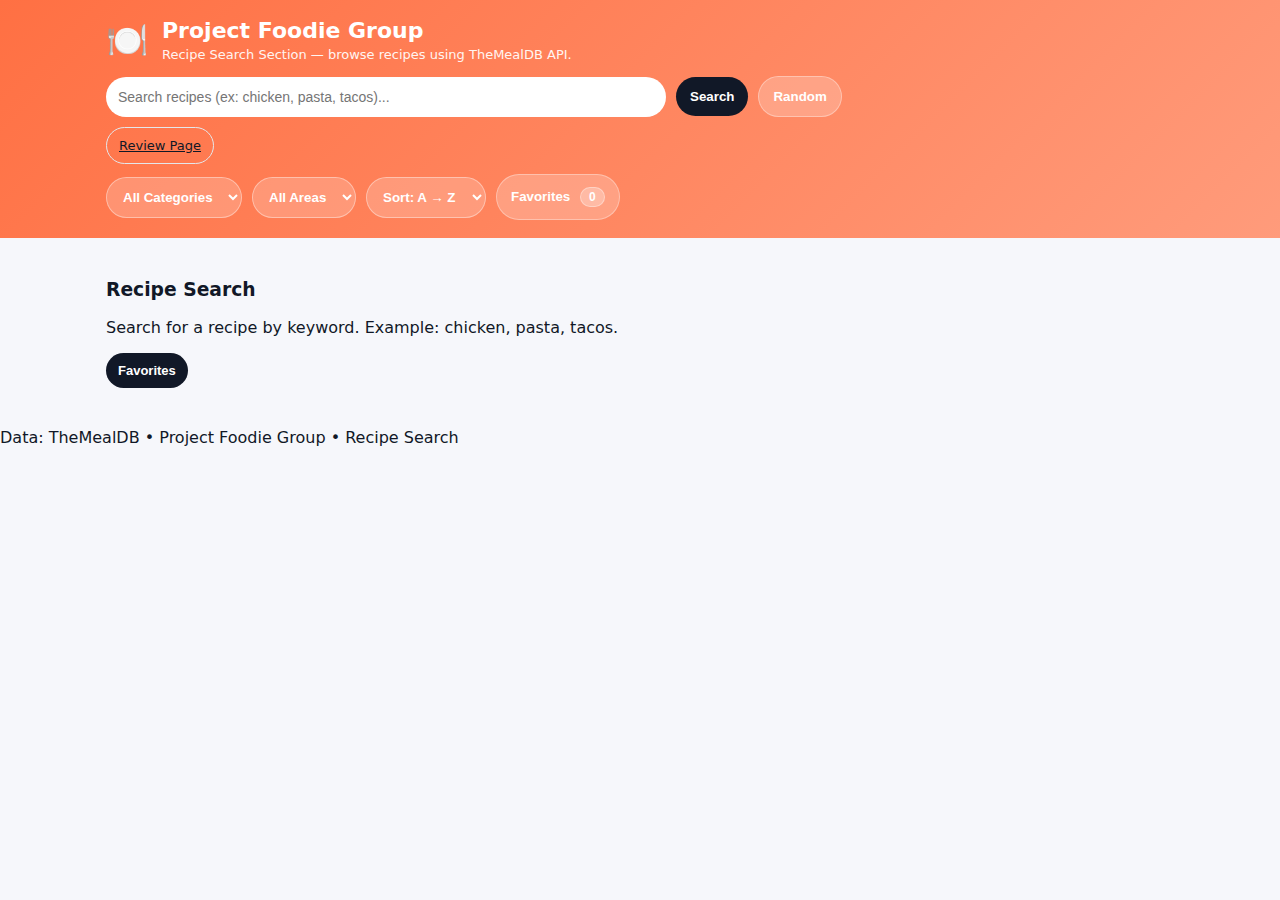
<file: index.html>
<!DOCTYPE html>
<html lang="en">
<head>
  <meta charset="UTF-8" />
  <meta name="viewport" content="width=device-width, initial-scale=1.0" />
  <title>Project Foodie Group — Recipe Search</title>
  <link rel="stylesheet" href="styles.css" />
</head>
<body>
  <header class="topbar">
    <div class="wrap headerWrap">
      <div class="brand">
        <div class="logo" aria-hidden="true">🍽️</div>
        <div class="brandText">
          <h1>Project Foodie Group</h1>
          <p class="sub">Recipe Search Section — browse recipes using TheMealDB API.</p>
        </div>
      </div>

      <div class="controls">
        <div class="row">
          <input type="text" id="searchInput"
            placeholder="Search recipes (ex: chicken, pasta, tacos)..."
            autocomplete="off" />
          <button id="searchBtn">Search</button>
          <button id="randomBtn" class="alt">Random</button>
        </div>

        <div class="row">
          <a href="src/review.html" class="smallBtn alt">Review Page</a>
        </div>

        <div class="row filters">
          <select id="categorySelect">
            <option value="">All Categories</option>
          </select>

          <select id="areaSelect">
            <option value="">All Areas</option>
          </select>

          <select id="sortSelect">
            <option value="az">Sort: A → Z</option>
            <option value="za">Sort: Z → A</option>
          </select>

          <button id="favoritesBtn" class="alt">
            Favorites <span id="favCount" class="badge">0</span>
          </button>
        </div>
      </div>
    </div>
  </header>

  <main class="wrap">
    <div id="toast" class="toast hidden"></div>

    <section id="toolbar" class="toolbar hidden">
      <button id="backBtn" class="ghost">← Back</button>
      <span id="contextTitle" class="contextTitle"></span>
    </section>

    <section id="content" class="content"></section>
  </main>

  <footer class="footer">
    <span>Data: TheMealDB</span>
    <span>•</span>
    <span>Project Foodie Group</span>
    <span>•</span>
    <span>Recipe Search</span>
  </footer>

  <script src="script.js"></script>
</body>
</html>
</file>
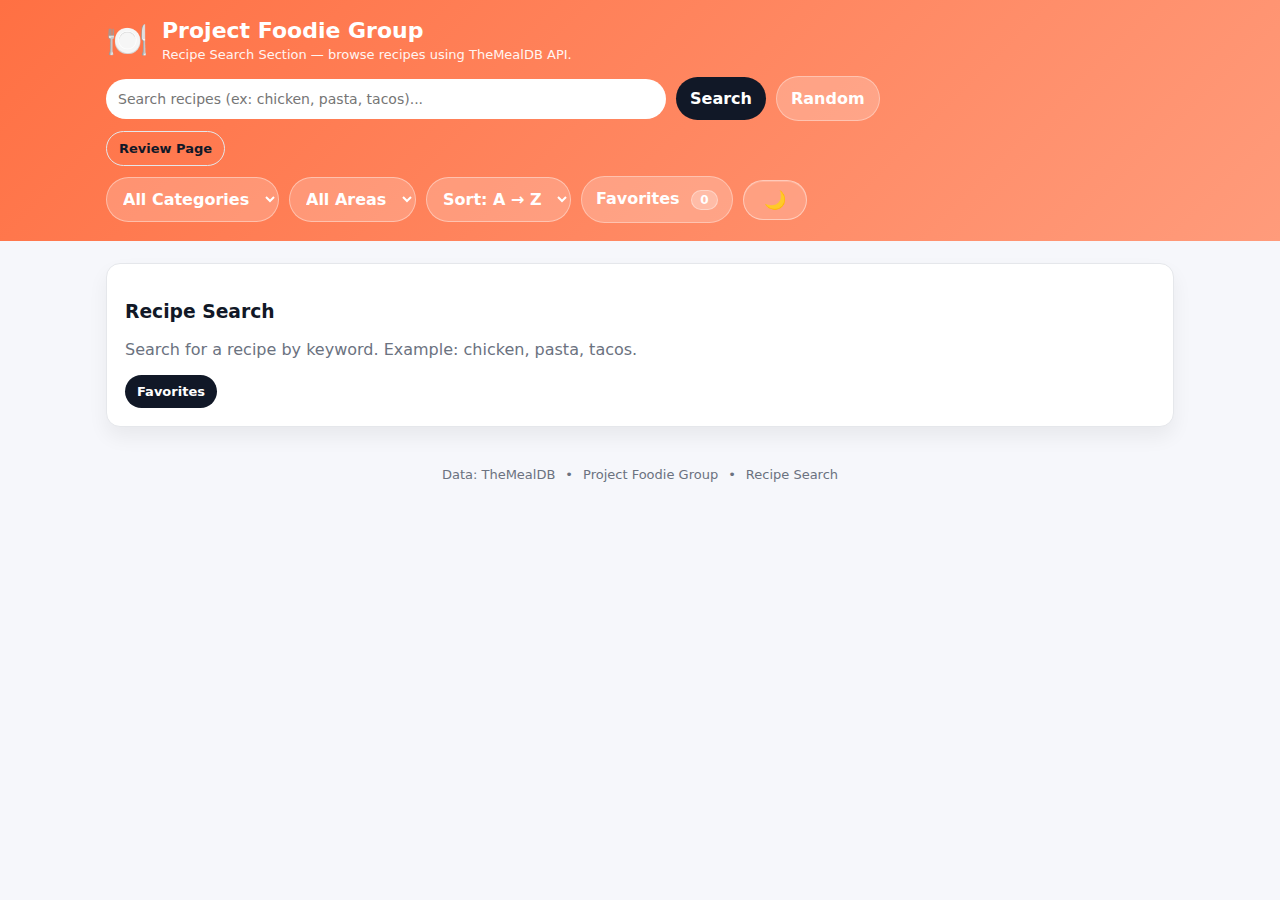
<file: src/public/index.html>
<!DOCTYPE html>
<html lang="en">
<head>
  <meta charset="UTF-8" />
  <meta name="viewport" content="width=device-width, initial-scale=1.0" />
  <title>Food Review & Recipe Lookup</title>
  <link rel="stylesheet" href="../public/css/styles.css" />
  <script src="../js/theme.js" defer></script>
  <script type="module" src="../js/script.js" ></script>
</head>
<body>
  <header class="topbar">
    <div class="wrap headerWrap">
      <div class="brand">
        <div class="logo" aria-hidden="true">🍽️</div>
        <div class="brandText">
          <h1>Project Foodie Group</h1>
          <p class="sub">Recipe Search Section — browse recipes using TheMealDB API.</p>
        </div>
      </div>

      <div class="controls">
        <div class="row">
          <input
            type="text"
            id="searchInput"
            placeholder="Search recipes (ex: chicken, pasta, tacos)..."
            autocomplete="off"
          />
          <button id="searchBtn">Search</button>
          <button id="randomBtn" class="alt">Random</button>
        </div>

        <div class="row">
          <a href="../public/reviews.html" class="smallBtn alt">Review Page</a>
        </div>

        <div class="row filters">
          <select id="categorySelect">
            <option value="">All Categories</option>
          </select>

          <select id="areaSelect">
            <option value="">All Areas</option>
          </select>

          <select id="sortSelect">
            <option value="az">Sort: A → Z</option>
            <option value="za">Sort: Z → A</option>
          </select>

          <button id="favoritesBtn" class="alt">
            Favorites <span id="favCount" class="badge">0</span>
          </button>

          <button type="button" class="themeToggle" data-theme-toggle>🌙</button>
        </div>
      </div>
    </div>
  </header>

  <main class="wrap">
    <div id="toast" class="toast hidden"></div>

    <section id="toolbar" class="toolbar hidden">
      <button id="backBtn" class="ghost">← Back</button>
      <span id="contextTitle" class="contextTitle"></span>
    </section>

    <section id="content" class="content">
      <div class="section">
        <h2>Recipe Search</h2>
        <p class="muted">Use the search bar above to find recipes.</p>
      </div>
    </section>
  </main>

  <footer class="footer">
    <span>Data: TheMealDB</span>
    <span>•</span>
    <span>Project Foodie Group</span>
    <span>•</span>
    <span>Recipe Search</span>
  </footer>

</body>
</html>
</file>
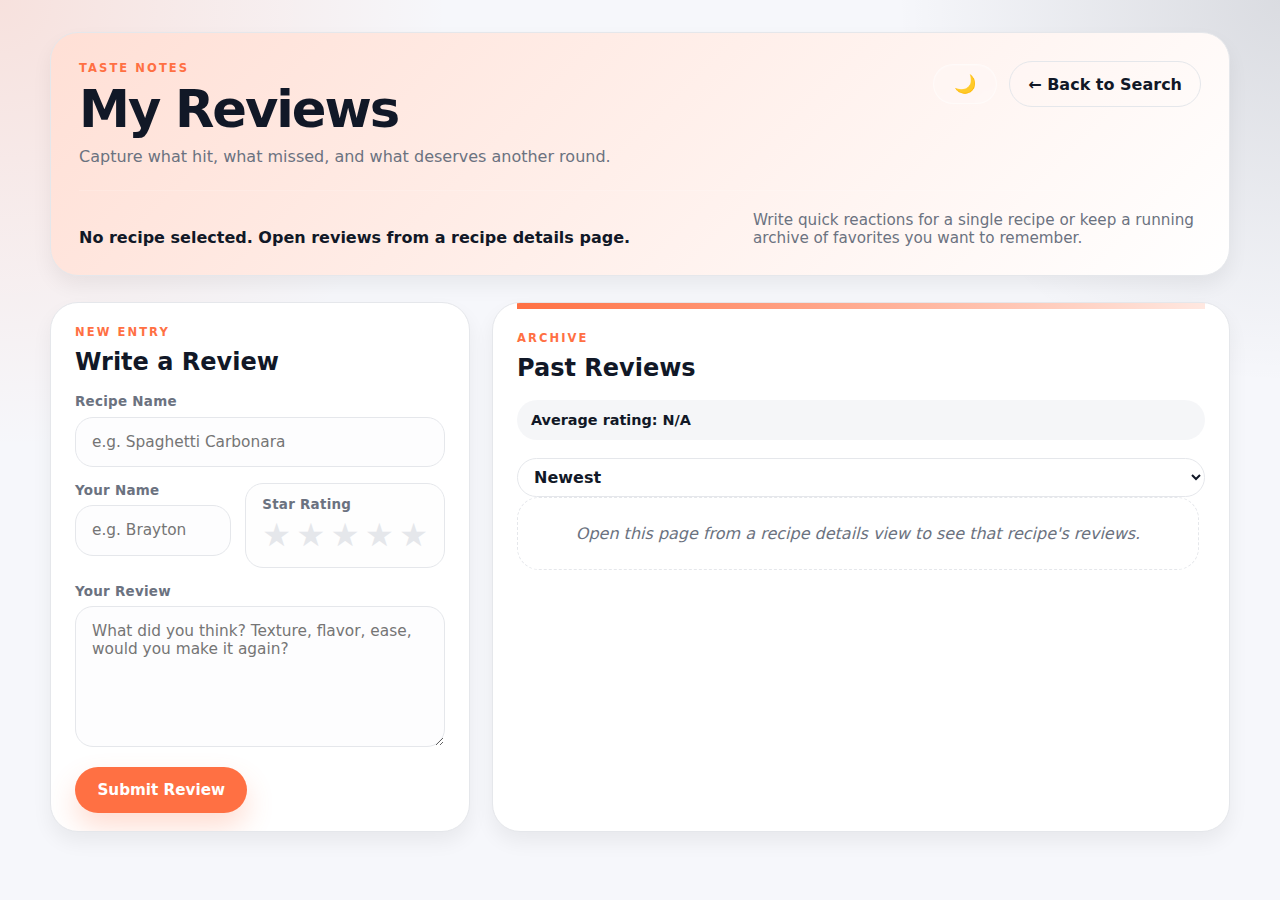
<file: src/public/reviews.html>
<!DOCTYPE html>
<html lang="en">
<head>
  <meta charset="UTF-8">
  <meta name="viewport" content="width=device-width, initial-scale=1.0">
  <title>My Reviews – Foodie</title>
  <link rel="stylesheet" href="../public/css/reviews.css">
  <link rel="stylesheet" href="../public/css/styles.css">
  <script src="../js/theme.js" defer></script>
</head>
<body>
  <div class="reviews-shell">
    <main id="content" class="reviews-page">
      <section class="reviews-hero">
        <header class="reviews-header">
          <div class="hero-copy">
            <p class="eyebrow">Taste Notes</p>
            <h1>My Reviews</h1>
            <p class="hero-subtitle">Capture what hit, what missed, and what deserves another round.</p>
          </div>
          <div class="reviews-actions">
            <button type="button" class="themeToggle" data-theme-toggle>🌙</button>
            <a href="../public/index.html" id="back-to-search" class="back-link">← Back to Search</a>
          </div>
        </header>

        <div class="hero-panel">
          <p id="current-recipe" class="current-recipe"></p>
          <p class="hero-note">Write quick reactions for a single recipe or keep a running archive of favorites you want to remember.</p>
        </div>
      </section>

      <div class="reviews-layout">
        <section class="review-form-section">
          <div class="section-heading">
            <p class="section-kicker">New Entry</p>
            <h2>Write a Review</h2>
          </div>

          <form id="review-form" novalidate>
            <div class="form-group">
              <label for="recipe-title">Recipe Name</label>
              <input type="text" id="recipe-title" placeholder="e.g. Spaghetti Carbonara" required>
            </div>

            <div class="form-row">
              <div class="form-group">
                <label for="reviewer-name">Your Name</label>
                <input type="text" id="reviewer-name" placeholder="e.g. Brayton" required>
              </div>

              <div class="form-group rating-group">
                <span class="field-label">Star Rating</span>
                <div class="star-rating" id="star-rating" role="group" aria-label="Star rating">
                  <span class="star" data-value="1">★</span>
                  <span class="star" data-value="2">★</span>
                  <span class="star" data-value="3">★</span>
                  <span class="star" data-value="4">★</span>
                  <span class="star" data-value="5">★</span>
                </div>
                <input type="hidden" id="rating-value" value="0">
              </div>
            </div>

            <div class="form-group">
              <label for="review-text">Your Review</label>
              <textarea id="review-text" rows="6" placeholder="What did you think? Texture, flavor, ease, would you make it again?"></textarea>
            </div>

            <div class="form-footer">
              <button type="submit" class="submit-btn">Submit Review</button>
              <p class="form-hint">Short and honest works better than perfect.</p>
            </div>
            <p class="form-error" id="form-error" hidden>Please enter a recipe name, your name, and a rating.</p>
          </form>
        </section>

        <section class="past-reviews-section">
          <div class="section-heading">
            <p class="section-kicker">Archive</p>
            <h2>Past Reviews</h2>
          </div>
          <p id="average-rating" class="average-rating">Average rating: N/A</p>
          <select id="sort-reviews" class="sort-select">
            <option value="newest">Newest</option>
            <option value="oldest">Oldest</option>
            <option value="rating-high">Highest Rating</option>
            <option value="rating-low">Lowest Rating</option>
          </select>
          <div class="reviews-scroll">
            <div id="reviews-list">
              <p class="empty-state">No reviews yet. Be the first to write one!</p>
            </div>
          </div>
        </section>
      </div>
    </main>
  </div>

  <script type="module" src="../js/reviews.js"></script>
</body>
</html>
</file>
<file: styles.css>
/* styles.css */
:root{
  --bg:#f6f7fb;
  --card:#ffffff;
  --text:#111827;
  --muted:#6b7280;
  --accent:#ff7043;
  --border:#e5e7eb;
  --shadow: 0 10px 20px rgba(0,0,0,.06);
  --radius:14px;
  --btn:#111827;
  --btnText:#fff;
  --ghost:#f3f4f6;
}

[data-theme="dark"]{
  --bg:#0b1220;
  --card:#0f172a;
  --text:#e5e7eb;
  --muted:#94a3b8;
  --border:#1f2937;
  --shadow: 0 10px 20px rgba(0,0,0,.35);
  --btn:#e5e7eb;
  --btnText:#0b1220;
  --ghost:#111827;
}

*{box-sizing:border-box}
body{
  margin:0;
  font-family: ui-sans-serif, system-ui, -apple-system, Segoe UI, Roboto, Arial, "Apple Color Emoji","Segoe UI Emoji";
  background:var(--bg);
  color:var(--text);
}

.wrap{max-width:1100px; margin:0 auto; padding:16px}
.topbar{
  background:linear-gradient(135deg, var(--accent), #ff9b7b);
  color:white;
  padding:18px 0;
}
.headerWrap{padding-top:0; padding-bottom:0}
.brand{display:flex; gap:14px; align-items:center; flex-wrap:wrap}
.logo{font-size:34px; line-height:1}
.brandText h1{margin:0; font-size:22px}
.sub{margin:4px 0 0; opacity:.92; font-size:13px}

.controls{margin-top:14px; display:flex; flex-direction:column; gap:10px}
.row{display:flex; gap:10px; flex-wrap:wrap; align-items:center}
input{
  width:min(560px, 92vw);
  padding:12px 12px;
  border:0;
  border-radius:999px;
  outline:none;
  font-size:14px;
}
select{
  padding:11px 12px;
  border-radius:999px;
  border:1px solid rgba(255,255,255,.4);
  background:rgba(255,255,255,.2);
  color:white;
  outline:none;
  font-weight:700;
}
select option{color:#111827}
button{
  border:0;
  border-radius:999px;
  padding:12px 14px;
  font-weight:800;
  cursor:pointer;
  background:var(--btn);
  color:var(--btnText);
}
button.alt{
  background:rgba(255,255,255,.22);
  color:white;
  border:1px solid rgba(255,255,255,.35);
}
button.alt:hover{background:rgba(255,255,255,.3)}
button.ghost{
  background:transparent;
  border:1px solid var(--border);
  color:var(--text);
  padding:10px 12px;
}
.badge{
  display:inline-block;
  min-width:22px;
  padding:2px 8px;
  border-radius:999px;
  margin-left:6px;
  background:rgba(255,255,255,.28);
  border:1px solid rgba(255,255,255,.35);
  font-size:12px;
}

.toolbar{
  display:flex;
  align-items:center;
  justify-content:space-between;
  gap:12px;
  padding:10px 0;
}
.toolbar.hidden{display:none}
.contextTitle{color:var(--muted); font-size:13px}

.content{padding:6px 0 24px}

.grid{
  display:grid;
  grid-template-columns: repeat(auto-fill, minmax(240px, 1fr));
  gap:14px;
}
.card{
  background:var(--card);
  border:1px solid var(--border);
  border-radius:var(--radius);
  box-shadow:var(--shadow);
  overflow:hidden;
}
.cardBody{padding:12px}
.cardTitle{margin:0 0 6px; font-size:16px}
.cardMeta{margin:0 0 10px; color:var(--muted); font-size:12px}
.thumb{
  width:100%;
  height:160px;
  object-fit:cover;
  display:block;
  background:#ddd;
}
.cardActions{display:flex; gap:10px; flex-wrap:wrap}
.smallBtn{
  padding:10px 12px;
  border-radius:999px;
  font-size:13px;
  background:var(--btn);
  color:var(--btnText);
  border:0;
}
.smallBtn.alt{
  background:transparent;
  color:var(--text);
  border:1px solid var(--border);
}
.smallBtn.alt:hover{background:var(--ghost)}
.smallBtn.danger{
  background:#ef4444;
  color:white;
}

.detailsHeader{
  display:grid;
  grid-template-columns: 1fr;
  gap:14px;
}
@media (min-width:820px){
  .detailsHeader
</file>
<file: src/public/css/styles.css>
:root {
  --bg: #f6f7fb;
  --card: #ffffff;
  --text: #111827;
  --muted: #6b7280;
  --accent: #ff7043;
  --border: #e5e7eb;
  --shadow: 0 10px 20px rgba(0, 0, 0, 0.06);
  --radius: 14px;
  --btn: #111827;
  --btnText: #ffffff;
  --ghost: #f3f4f6;
}

[data-theme="dark"] {
  --bg: #0b1220;
  --card: #0f172a;
  --text: #e5e7eb;
  --muted: #94a3b8;
  --border: #1f2937;
  --shadow: 0 10px 20px rgba(0, 0, 0, 0.35);
  --btn: #e5e7eb;
  --btnText: #0b1220;
  --ghost: #111827;
}

* {
  box-sizing: border-box;
}

body {
  margin: 0;
  font-family: ui-sans-serif, system-ui, -apple-system, Segoe UI, Roboto, Arial, sans-serif;
  background: var(--bg);
  color: var(--text);
  transition: background-color 0.2s ease, color 0.2s ease;
}

.wrap {
  max-width: 1100px;
  margin: 0 auto;
  padding: 16px;
}

.topbar {
  background: linear-gradient(135deg, var(--accent), #ff9b7b);
  color: #ffffff;
  padding: 18px 0;
}

.headerWrap {
  padding-top: 0;
  padding-bottom: 0;
}

.brand {
  display: flex;
  gap: 14px;
  align-items: center;
  flex-wrap: wrap;
}

.logo {
  font-size: 34px;
  line-height: 1;
}

.brandText h1 {
  margin: 0;
  font-size: 22px;
}

.sub {
  margin: 4px 0 0;
  opacity: 0.92;
  font-size: 13px;
}

.controls {
  margin-top: 14px;
  display: flex;
  flex-direction: column;
  gap: 10px;
}

.row {
  display: flex;
  gap: 10px;
  flex-wrap: wrap;
  align-items: center;
}

input,
textarea,
select,
button {
  font: inherit;
}

input {
  width: min(560px, 92vw);
  padding: 12px;
  border: 0;
  border-radius: 999px;
  outline: none;
  font-size: 14px;
}

select {
  padding: 11px 12px;
  border-radius: 999px;
  border: 1px solid rgba(255, 255, 255, 0.4);
  background: rgba(255, 255, 255, 0.2);
  color: #ffffff;
  outline: none;
  font-weight: 700;
}

select option {
  color: #111827;
}

button {
  border: 0;
  border-radius: 999px;
  padding: 12px 14px;
  font-weight: 800;
  cursor: pointer;
  background: var(--btn);
  color: var(--btnText);
}

button.alt {
  background: rgba(255, 255, 255, 0.22);
  color: #ffffff;
  border: 1px solid rgba(255, 255, 255, 0.35);
}

button.alt:hover {
  background: rgba(255, 255, 255, 0.3);
}

.themeToggle {
  display: inline-flex;
  align-items: center;
  justify-content: center;
  background: rgba(255, 255, 255, 0.18);
  color: #ffffff;
  border: 1px solid rgba(255, 255, 255, 0.45);
  backdrop-filter: blur(8px);
  min-width: 64px;
  padding: 10px 16px;
  font-size: 18px;
  line-height: 1;
  border-radius: 999px;
  box-shadow: inset 0 1px 0 rgba(255, 255, 255, 0.18);
}

.themeToggle:hover {
  background: rgba(255, 255, 255, 0.28);
}

button.ghost {
  background: transparent;
  border: 1px solid var(--border);
  color: var(--text);
  padding: 10px 12px;
}

.badge {
  display: inline-block;
  min-width: 22px;
  padding: 2px 8px;
  border-radius: 999px;
  margin-left: 6px;
  background: rgba(255, 255, 255, 0.28);
  border: 1px solid rgba(255, 255, 255, 0.35);
  font-size: 12px;
}

.toolbar {
  display: flex;
  align-items: center;
  justify-content: space-between;
  gap: 12px;
  padding: 10px 0;
}

.content {
  padding: 6px 0 24px;
}

.section,
.recipe-details {
  background: var(--card);
  border: 1px solid var(--border);
  border-radius: var(--radius);
  box-shadow: var(--shadow);
  padding: 18px;
  transition: background-color 0.2s ease, border-color 0.2s ease;
}

.muted,
.contextTitle {
  color: var(--muted);
}

.grid {
  display: grid;
  grid-template-columns: repeat(auto-fill, minmax(240px, 1fr));
  gap: 14px;
}

.card {
  background: var(--card);
  border: 1px solid var(--border);
  border-radius: var(--radius);
  box-shadow: var(--shadow);
  overflow: hidden;
  transition: background-color 0.2s ease, border-color 0.2s ease;
}

.cardBody {
  padding: 12px;
}

.cardTitle {
  margin: 0 0 6px;
  font-size: 16px;
}

.cardMeta {
  margin: 0 0 10px;
  color: var(--muted);
  font-size: 12px;
}

.thumb,
.recipe-image {
  width: 100%;
  display: block;
  background: #dddddd;
}

.thumb {
  height: 160px;
  object-fit: cover;
}

.recipe-image {
  max-width: 560px;
  border-radius: 12px;
  margin: 16px 0;
}

.cardActions,
.detailActions {
  display: flex;
  gap: 10px;
  flex-wrap: wrap;
}

.smallBtn {
  display: inline-flex;
  align-items: center;
  justify-content: center;
  padding: 10px 12px;
  border-radius: 999px;
  font-size: 13px;
  font-weight: 800;
  line-height: 1;
  background: var(--btn);
  color: var(--btnText);
  border: 0;
  text-decoration: none;
}

.smallBtn.alt {
  background: transparent;
  color: var(--text);
  border: 1px solid var(--border);
}

.smallBtn.alt:hover {
  background: var(--ghost);
}

.loading,
.emptyState {
  padding: 32px 12px;
  text-align: center;
  color: var(--muted);
}

.ingredientList {
  padding-left: 18px;
}

.footer {
  padding: 0 16px 20px;
  display: flex;
  gap: 10px;
  justify-content: center;
  flex-wrap: wrap;
  color: var(--muted);
  font-size: 13px;
}

.toast {
  position: sticky;
  top: 16px;
  margin-bottom: 12px;
  padding: 12px 14px;
  border-radius: 12px;
  background: var(--btn);
  color: var(--btnText);
  box-shadow: var(--shadow);
  z-index: 10;
}

.hidden {
  display: none;
}

@media (max-width: 640px) {
  .topbar {
    padding-top: 14px;
  }

  input {
    width: 100%;
  }

  .toolbar {
    align-items: flex-start;
    flex-direction: column;
  }
}
</file>
<file: src/public/css/reviews.css>
.reviews-shell {
  min-height: 100vh;
  padding: 32px 20px 48px;
  background:
    radial-gradient(circle at top left, rgba(255, 112, 67, 0.16), transparent 28rem),
    radial-gradient(circle at top right, rgba(17, 24, 39, 0.12), transparent 24rem),
    linear-gradient(180deg, rgba(255, 255, 255, 0.04), transparent 30%);
}

.reviews-page {
  max-width: 1180px;
  margin: 0 auto;

  height: calc(100vh - 100px); /* lock page height */
  display: flex;
  flex-direction: column;
}

.reviews-hero {
  margin-bottom: 26px;
  padding: 28px;
  border: 1px solid var(--border);
  border-radius: 28px;
  background:
    linear-gradient(135deg, rgba(255, 112, 67, 0.22), rgba(255, 255, 255, 0.06)),
    var(--card);
  box-shadow: var(--shadow);
}

.reviews-header {
  display: flex;
  align-items: flex-start;
  justify-content: space-between;
  gap: 1rem;
  flex-wrap: wrap;
}

.hero-copy h1,
.section-heading h2 {
  margin: 0;
}

.hero-copy h1 {
  font-size: clamp(2.2rem, 4vw, 4rem);
  line-height: 0.95;
  letter-spacing: -0.04em;
}

.eyebrow,
.section-kicker {
  margin: 0 0 0.6rem;
  text-transform: uppercase;
  letter-spacing: 0.18em;
  font-size: 0.72rem;
  font-weight: 800;
  color: var(--accent);
}

.hero-subtitle {
  max-width: 38rem;
  margin: 0.85rem 0 0;
  color: var(--muted);
  font-size: 1rem;
}

.reviews-actions {
  display: flex;
  align-items: center;
  gap: 0.75rem;
  flex-wrap: wrap;
}

.back-link {
  display: inline-flex;
  align-items: center;
  justify-content: center;
  min-height: 46px;
  padding: 0 18px;
  border: 1px solid var(--border);
  border-radius: 999px;
  background: rgba(255, 255, 255, 0.08);
  color: var(--text);
  text-decoration: none;
  font-weight: 700;
}

.back-link:hover {
  background: var(--ghost);
}

.hero-panel {
  display: flex;
  justify-content: space-between;
  align-items: flex-end;
  gap: 1rem;
  margin-top: 24px;
  padding-top: 20px;
  border-top: 1px solid rgba(255, 255, 255, 0.16);
  flex-wrap: wrap;
}

.current-recipe {
  margin: 0;
  font-size: 1rem;
  font-weight: 700;
  color: var(--text);
}

.hero-note {
  max-width: 28rem;
  margin: 0;
  color: var(--muted);
  font-size: 0.95rem;
}

.reviews-layout {
  display: grid;
  grid-template-columns: minmax(320px, 420px) minmax(0, 1fr);
  gap: 22px;

  flex: 1;          
  min-height: 0;  
}

.review-form-section,
.past-reviews-section {
  position: relative;
  border: 1px solid var(--border);
  border-radius: 28px;
  background: var(--card);
  box-shadow: var(--shadow);
  overflow: hidden;

  display: flex;
  flex-direction: column; 
}

.review-form-section::before,
.past-reviews-section::before {
  content: "";
  display: block;
  height: 6px;
  background: linear-gradient(90deg, var(--accent), rgba(255, 112, 67, 0.16));
}

.review-form-section {
  padding: 0 24px 24px;
}

.past-reviews-section {
  padding: 0 24px 24px;
}

.section-heading {
  padding: 22px 0 18px;
}

.form-row {
  display: grid;
  grid-template-columns: 1.2fr 1fr;
  gap: 14px;
}

.form-group {
  margin-bottom: 1rem;
}

.form-group label,
.field-label {
  display: block;
  margin-bottom: 0.45rem;
  font-size: 0.84rem;
  font-weight: 700;
  letter-spacing: 0.02em;
  color: var(--muted);
}

.form-group input[type="text"],
.form-group textarea {
  width: 100%;
  padding: 0.95rem 1rem;
  border: 1px solid var(--border);
  border-radius: 18px;
  font-size: 0.96rem;
  font-family: inherit;
  resize: vertical;
  background: color-mix(in srgb, var(--card) 86%, var(--ghost) 14%);
  color: var(--text);
  transition: border-color 0.2s ease, box-shadow 0.2s ease, background-color 0.2s ease;
}

.form-group input[type="text"]:focus,
.form-group textarea:focus {
  outline: none;
  border-color: var(--accent);
  box-shadow: 0 0 0 4px rgba(255, 112, 67, 0.14);
}

.rating-group {
  padding: 0.8rem 1rem 1rem;
  border: 1px solid var(--border);
  border-radius: 18px;
  background: color-mix(in srgb, var(--card) 88%, var(--ghost) 12%);
}

.star-rating {
  display: flex;
  gap: 0.35rem;
  cursor: pointer;
  user-select: none;
}

.star {
  font-size: 2rem;
  color: var(--border);
  transition: transform 0.16s ease, color 0.16s ease;
  line-height: 1;
}

.star.active,
.star.hovered {
  color: #f4a261;
  transform: translateY(-2px);
}

.star:focus-visible {
  outline: 2px solid var(--accent);
  outline-offset: 3px;
  border-radius: 4px;
}

.form-footer {
  display: flex;
  align-items: center;
  gap: 1rem;
  flex-wrap: wrap;
}

.submit-btn {
  min-height: 46px;
  padding: 0 1.4rem;
  border: none;
  border-radius: 999px;
  background: var(--accent);
  color: #fff;
  font-size: 0.95rem;
  font-weight: 800;
  cursor: pointer;
  box-shadow: 0 14px 28px rgba(255, 112, 67, 0.24);
  transition: transform 0.16s ease, filter 0.16s ease;
}

.submit-btn:hover {
  filter: brightness(0.96);
  transform: translateY(-1px);
}

.form-hint {
  margin: 0;
  color: var(--muted);
  font-size: 0.85rem;
}

.form-error {
  color: #c0392b;
  font-size: 0.85rem;
  margin: 0.85rem 0 0;
}

.average-rating {
  display: inline-flex;
  align-items: center;
  min-height: 40px;
  margin: 0 0 1.1rem;
  padding: 0 14px;
  border-radius: 999px;
  background: color-mix(in srgb, var(--ghost) 82%, transparent);
  color: var(--text);
  font-size: 0.9rem;
  font-weight: 700;
}

#reviews-list {
  display: grid;
  gap: 16px;
}

.empty-state {
  margin: 0;
  padding: 26px 22px;
  border: 1px dashed var(--border);
  border-radius: 22px;
  color: var(--muted);
  text-align: center;
  font-style: italic;
}

.review-card {
  position: relative;
  display: grid;
  grid-template-columns: 86px minmax(0, 1fr) auto;
  gap: 16px;
  align-items: start;
  padding: 18px;
  border: 1px solid var(--border);
  border-radius: 24px;
  background:
    linear-gradient(180deg, rgba(255, 255, 255, 0.04), transparent),
    color-mix(in srgb, var(--card) 94%, var(--ghost) 6%);
}

.review-card img {
  width: 86px;
  height: 86px;
  object-fit: cover;
  border-radius: 18px;
  flex-shrink: 0;
}

.review-card .review-body {
  min-width: 0;
}

.review-card .review-title {
  margin: 0 0 0.35rem;
  font-size: 1.05rem;
  font-weight: 800;
}

.review-card .review-stars {
  margin-bottom: 0.45rem;
  font-size: 1.08rem;
  letter-spacing: 0.05em;
  color: #f4a261;
}

.review-card .review-byline {
  margin: 0 0 0.45rem;
  color: var(--muted);
  font-size: 0.84rem;
  font-weight: 600;
}

.review-card .review-text {
  margin: 0 0 0.55rem;
  color: var(--text);
  font-size: 0.94rem;
  line-height: 1.55;
}

.review-card .review-date {
  color: var(--muted);
  font-size: 0.78rem;
  letter-spacing: 0.03em;
  text-transform: uppercase;
}

.card-actions {
  display: flex;
  flex-direction: column;
  gap: 8px;
}

.review-card .edit-btn,
.review-card .delete-btn {
  display: inline-flex;
  align-items: center;
  justify-content: center;
  width: 38px;
  height: 38px;
  border: 1px solid var(--border);
  border-radius: 999px;
  background: transparent;
  color: var(--muted);
  font-size: 1rem;
  cursor: pointer;
  transition: background-color 0.16s ease, color 0.16s ease, border-color 0.16s ease;
}

.review-card .edit-btn:hover {
  background: rgba(255, 112, 67, 0.08);
  border-color: rgba(255, 112, 67, 0.28);
  color: var(--accent);
}

.review-card .delete-btn:hover {
  background: rgba(192, 57, 43, 0.08);
  border-color: rgba(192, 57, 43, 0.18);
  color: #c0392b;
}

.cancel-btn {
  min-height: 46px;
  padding: 0 1.4rem;
  border: 1px solid var(--border);
  border-radius: 999px;
  background: transparent;
  color: var(--text);
  font-size: 0.95rem;
  font-weight: 800;
  cursor: pointer;
  transition: background-color 0.16s ease;
}

.cancel-btn:hover {
  background: var(--ghost);
}

@media (max-width: 900px) {
  .reviews-layout {
    grid-template-columns: 1fr;
  }

  .review-form-section,
  .past-reviews-section {
    padding-left: 20px;
    padding-right: 20px;
  }
}

@media (max-width: 640px) {
  .reviews-shell {
    padding: 18px 14px 28px;
  }

  .reviews-hero {
    padding: 22px 18px;
    border-radius: 22px;
  }

  .reviews-actions {
    width: 100%;
    justify-content: space-between;
  }

  .hero-panel,
  .form-footer {
    flex-direction: column;
    align-items: flex-start;
  }

  .form-row {
    grid-template-columns: 1fr;
  }

  .review-card {
    grid-template-columns: 1fr;
  }

  .review-card img {
    width: 100%;
    max-width: 120px;
    height: 120px;
  }
}

.reviews-scroll {
  flex: 1;
  overflow-y: auto;
  min-height: 0;
  padding-right: 6px;

  /* Firefox */
  scrollbar-width: thin;
  scrollbar-color: var(--accent) transparent;
}

/* Chrome, Edge, Safari */
.reviews-scroll::-webkit-scrollbar {
  width: 10px;
}

.reviews-scroll::-webkit-scrollbar-track {
  background: rgba(255, 255, 255, 0.05);
}

.reviews-scroll::-webkit-scrollbar-thumb {
  background: var(--accent);
  border-radius: 999px;
  border: 2px solid transparent;
  background-clip: content-box;
}

.reviews-scroll::-webkit-scrollbar-thumb:hover {
  background: #ff8a65;
}

.reviews-controls {
  display: flex;
  align-items: center;
  gap: 10px;
  flex-wrap: wrap;
  margin-bottom: 10px;
}

.sort-select {
  padding: 8px 12px;
  border-radius: 999px;
  border: 1px solid var(--border);
  background: var(--card);
  color: var(--text);
  font-weight: 600;
}

.export-btn {
  padding: 8px 16px;
  border-radius: 999px;
  border: 1px solid var(--border);
  background: var(--card);
  color: var(--text);
  font-weight: 600;
  cursor: pointer;
  transition: background 0.16s ease;
}

.export-btn:hover {
  background: var(--ghost);
}
</file>
